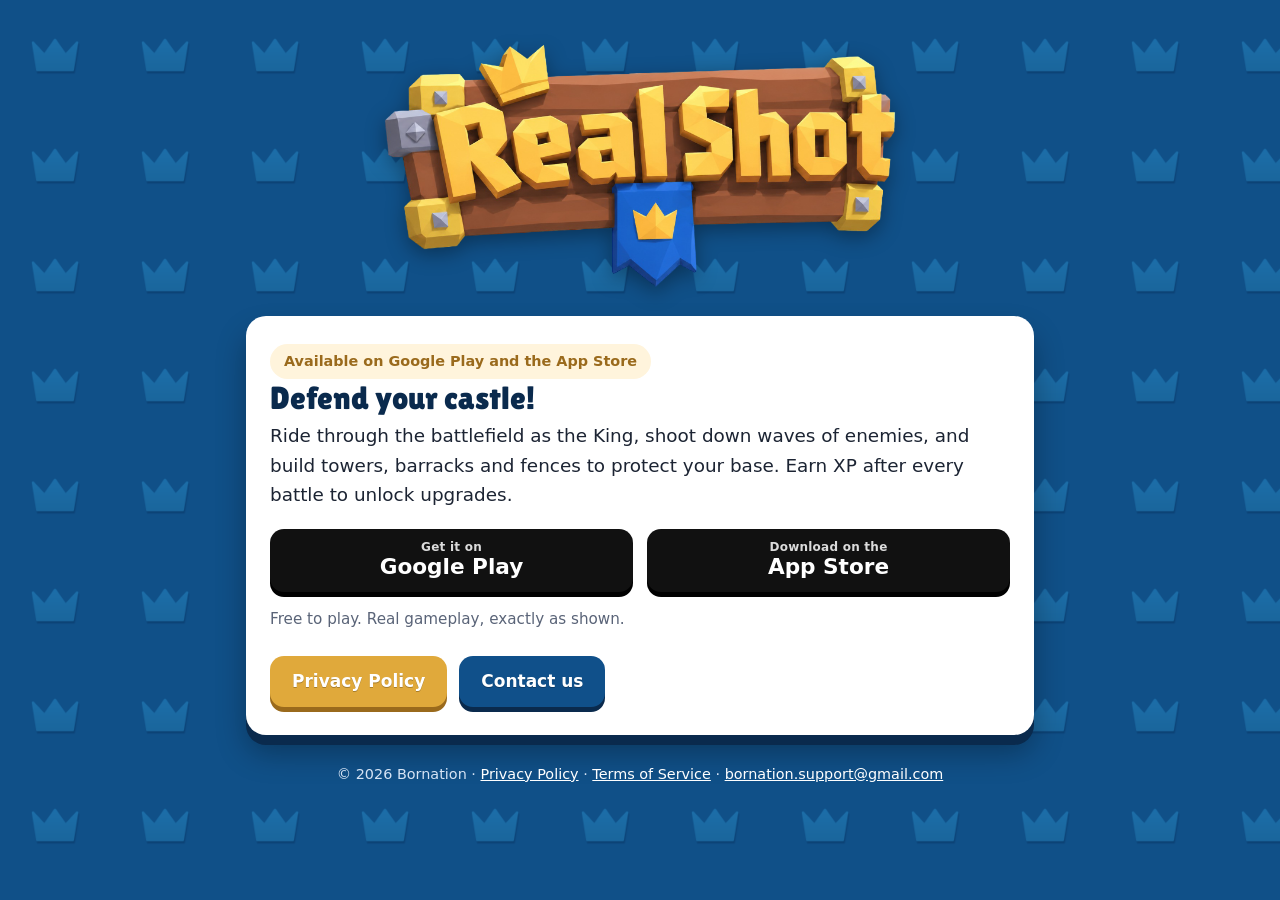
<file: index.html>
<!doctype html>
<html lang="en">
<head>
  <meta charset="utf-8">
  <meta name="viewport" content="width=device-width, initial-scale=1">
  <title>Real Shot</title>
  <meta name="description" content="Real Shot: ride, shoot and build to defend your castle. A mobile game by Bornation.">
  <link rel="icon" href="images/tile.png">
  <link rel="preconnect" href="https://fonts.googleapis.com">
  <link rel="preconnect" href="https://fonts.gstatic.com" crossorigin>
  <link href="https://fonts.googleapis.com/css2?family=Lilita+One&display=swap" rel="stylesheet">
  <link rel="stylesheet" href="style.css">
</head>
<body>
  <div class="wrap">
    <img class="logo" src="images/logo.png?v=2" alt="Real Shot">

    <main class="card">
      <span class="badge">Available on Google&nbsp;Play and the App&nbsp;Store</span>
      <h1>Defend your castle!</h1>
      <p class="lead">Ride through the battlefield as the King, shoot down waves of enemies, and build towers,
        barracks and fences to protect your base. Earn XP after every battle to unlock upgrades.</p>

      <div class="stores" id="stores">
        <a class="store" id="store-play" href="https://play.google.com/store/apps/details?id=com.realshot.game">
          <small>Get it on</small>Google Play</a>
        <a class="store" id="store-apple" href="https://apps.apple.com/app/real-shot-not-fake/id6819035838">
          <small>Download on the</small>App Store</a>
      </div>
      <p class="muted">Free to play. Real gameplay, exactly as shown.</p>

      <div class="buttons">
        <a class="button" href="privacy.html">Privacy Policy</a>
        <a class="button secondary" href="mailto:bornation.support@gmail.com">Contact us</a>
      </div>
    </main>

    <footer>
      &copy; 2026 Bornation &middot; <a href="privacy.html">Privacy Policy</a> &middot; <a href="terms.html">Terms of Service</a> &middot; <a href="mailto:bornation.support@gmail.com">bornation.support@gmail.com</a>
    </footer>
  </div>
  <script>
    // On an iPhone/iPad the App Store button comes first, on Android Google Play (the other one stays visible).
    var ua = navigator.userAgent || "";
    var ios = /iPhone|iPad|iPod/.test(ua) || (navigator.platform === "MacIntel" && navigator.maxTouchPoints > 1);
    if (ios) {
      var s = document.getElementById("stores");
      s.insertBefore(document.getElementById("store-apple"), s.firstChild);
    }
  </script>
</body>
</html>
</file>
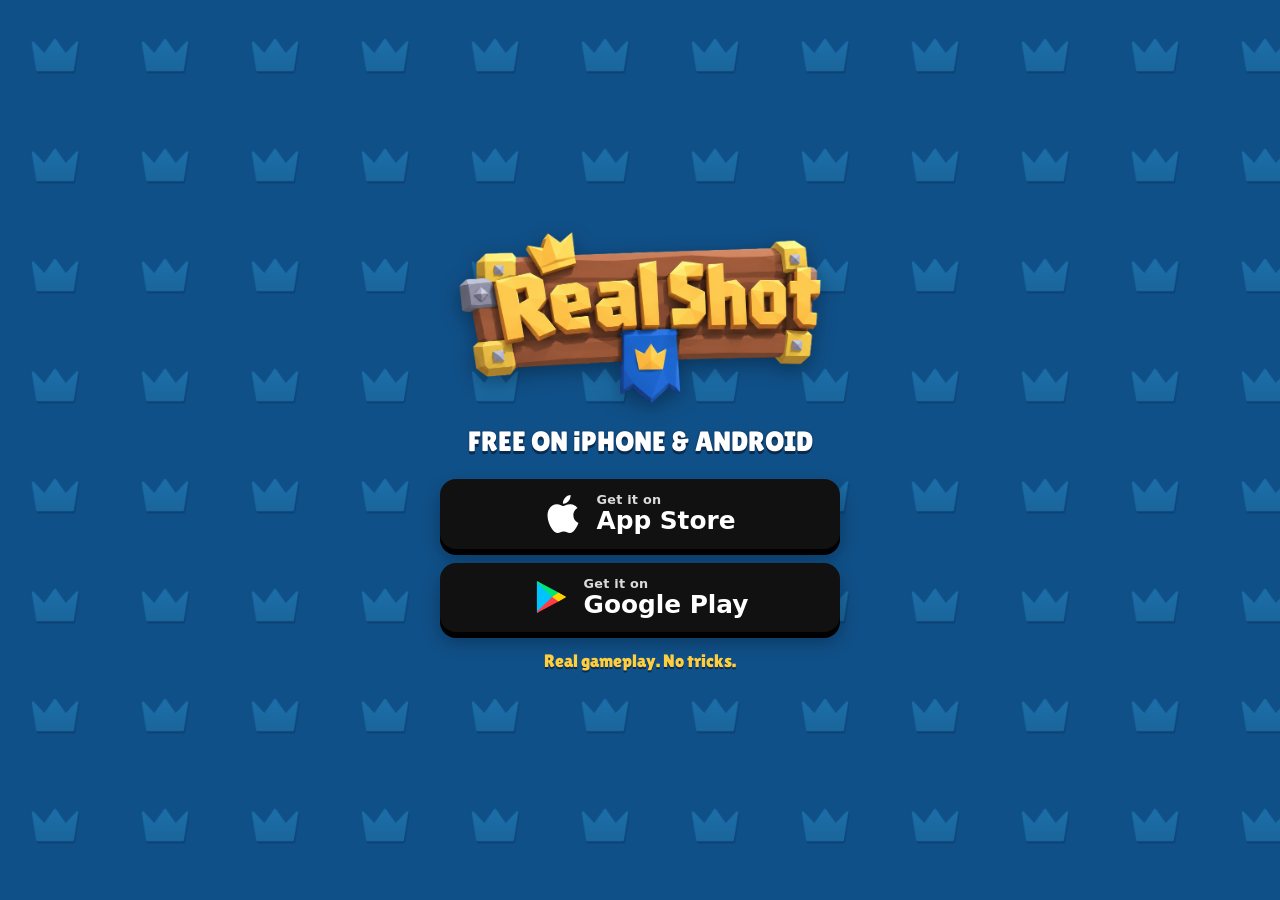
<file: get/index.html>
<!doctype html>
<html lang="en">
<head>
  <meta charset="utf-8">
  <meta name="viewport" content="width=device-width, initial-scale=1, viewport-fit=cover">
  <title>Real Shot: Get the game</title>
  <meta name="description" content="Real Shot is free on iPhone and Android. Real gameplay. No tricks.">
  <meta property="og:title" content="Real Shot: Not Fake">
  <meta property="og:description" content="Free on iPhone &amp; Android. Real gameplay. No tricks.">
  <meta property="og:image" content="https://bornationgames.github.io/images/logo.png">
  <meta property="og:url" content="https://bornationgames.github.io/get/">
  <meta name="theme-color" content="#10508a">
  <link rel="icon" href="../images/tile.png">
  <link rel="preconnect" href="https://fonts.googleapis.com">
  <link rel="preconnect" href="https://fonts.gstatic.com" crossorigin>
  <link href="https://fonts.googleapis.com/css2?family=Lilita+One&display=swap" rel="stylesheet">
  <style>
    * { box-sizing: border-box; }
    html { -webkit-text-size-adjust: 100%; }
    body {
      margin: 0;
      min-height: 100vh;
      min-height: 100dvh;
      display: flex;
      align-items: center;
      justify-content: center;
      padding: max(24px, env(safe-area-inset-top)) 16px max(24px, env(safe-area-inset-bottom));
      font-family: system-ui, -apple-system, "Segoe UI", Roboto, sans-serif;
      color: #fff;
      background: #10508a url("../images/tile.png") repeat;
      background-size: 110px;
    }
    main { width: min(400px, 100%); text-align: center; }
    .logo {
      display: block;
      width: min(380px, 92%);
      height: auto;
      margin: 0 auto 18px;
      filter: drop-shadow(0 6px 10px rgba(0, 0, 0, 0.35));
    }
    h1 {
      font-family: "Lilita One", system-ui, sans-serif;
      font-weight: 400;
      font-size: clamp(1.25rem, 6.4vw, 1.75rem);   /* one line on phones */
      line-height: 1.15;
      margin: 0 0 22px;
      white-space: nowrap;
      text-shadow: 0 3px 0 #0a2a4d, 0 0 2px #0a2a4d;
    }
    .store {
      display: block;
      margin: 0 0 14px;
      padding: 14px 20px;
      border-radius: 16px;
      background: #111;
      color: #fff;
      text-decoration: none;
      font-weight: 700;
      font-size: 1.55rem;
      line-height: 1.1;
      box-shadow: 0 6px 0 #000, 0 10px 18px rgba(0, 0, 0, 0.3);
      -webkit-tap-highlight-color: transparent;
    }
    .store { display: flex; align-items: center; justify-content: center; gap: 14px; }
    .store svg { width: 38px; height: 38px; flex: none; }
    .store span { text-align: left; }
    .store small { display: block; font-size: 0.8rem; font-weight: 600; opacity: 0.85; letter-spacing: 0.02em; }
    .store:active { transform: translateY(4px); box-shadow: 0 2px 0 #000; }
    .store:focus-visible { outline: 3px solid #ffce40; outline-offset: 3px; }
    .note {
      margin: 18px 0 0;
      font-family: "Lilita One", system-ui, sans-serif;
      font-size: 1.15rem;
      color: #ffce40;
      text-shadow: 0 2px 0 #0a2a4d;
    }
  </style>
</head>
<body>
  <main>
    <img class="logo" src="../images/logo.png?v=2" alt="Real Shot" width="878" height="425">
    <h1>FREE ON iPHONE &amp; ANDROID</h1>
    <div id="stores">
      <a class="store" id="store-apple" href="https://apps.apple.com/app/real-shot-not-fake/id6819035838">
        <svg viewBox="0 0 24 24" aria-hidden="true"><path fill="#fff" d="M12.152 6.896c-.948 0-2.415-1.078-3.96-1.04-2.04.027-3.91 1.183-4.961 3.014-2.117 3.675-.546 9.103 1.519 12.09 1.013 1.454 2.208 3.09 3.792 3.039 1.52-.065 2.09-.987 3.935-.987 1.831 0 2.35.987 3.96.948 1.637-.026 2.676-1.48 3.676-2.948 1.156-1.688 1.636-3.325 1.662-3.415-.039-.013-3.182-1.221-3.22-4.857-.026-3.04 2.48-4.494 2.597-4.559-1.429-2.09-3.623-2.324-4.39-2.376-2-.156-3.675 1.09-4.61 1.09zM15.53 3.83c.843-1.012 1.4-2.427 1.245-3.83-1.207.052-2.662.805-3.532 1.818-.78.896-1.454 2.338-1.273 3.714 1.338.104 2.715-.688 3.559-1.701"/></svg>
        <span><small>Get it on</small>App Store</span></a>
      <a class="store" id="store-play"
         href="https://play.google.com/store/apps/details?id=com.realshot.game&amp;referrer=utm_source%3Dtiktok%26utm_medium%3Dbio">
        <svg viewBox="0 0 24 24" aria-hidden="true" stroke-linejoin="round">
          <polygon fill="#00C3FF" stroke="#00C3FF" stroke-width="0.8" points="3.5,2.5 13.3,12 3.5,21.5"/>
          <polygon fill="#00E676" stroke="#00E676" stroke-width="0.8" points="3.5,2.5 16.8,9.7 13.3,12"/>
          <polygon fill="#FF3D47" stroke="#FF3D47" stroke-width="0.8" points="3.5,21.5 13.3,12 16.8,14.3"/>
          <polygon fill="#FFD400" stroke="#FFD400" stroke-width="0.8" points="16.8,9.7 21,12 16.8,14.3 13.3,12"/>
        </svg>
        <span><small>Get it on</small>Google Play</span></a>
    </div>
    <p class="note">Real gameplay. No tricks.</p>
  </main>
  <script>
    // The visitor's own store goes on top (iPhone/iPad: App Store, Android: Google Play); both stay visible.
    var ua = navigator.userAgent || "";
    if (/Android/i.test(ua)) {
      var s = document.getElementById("stores");
      s.insertBefore(document.getElementById("store-play"), s.firstChild);
    }
  </script>
</body>
</html>
</file>
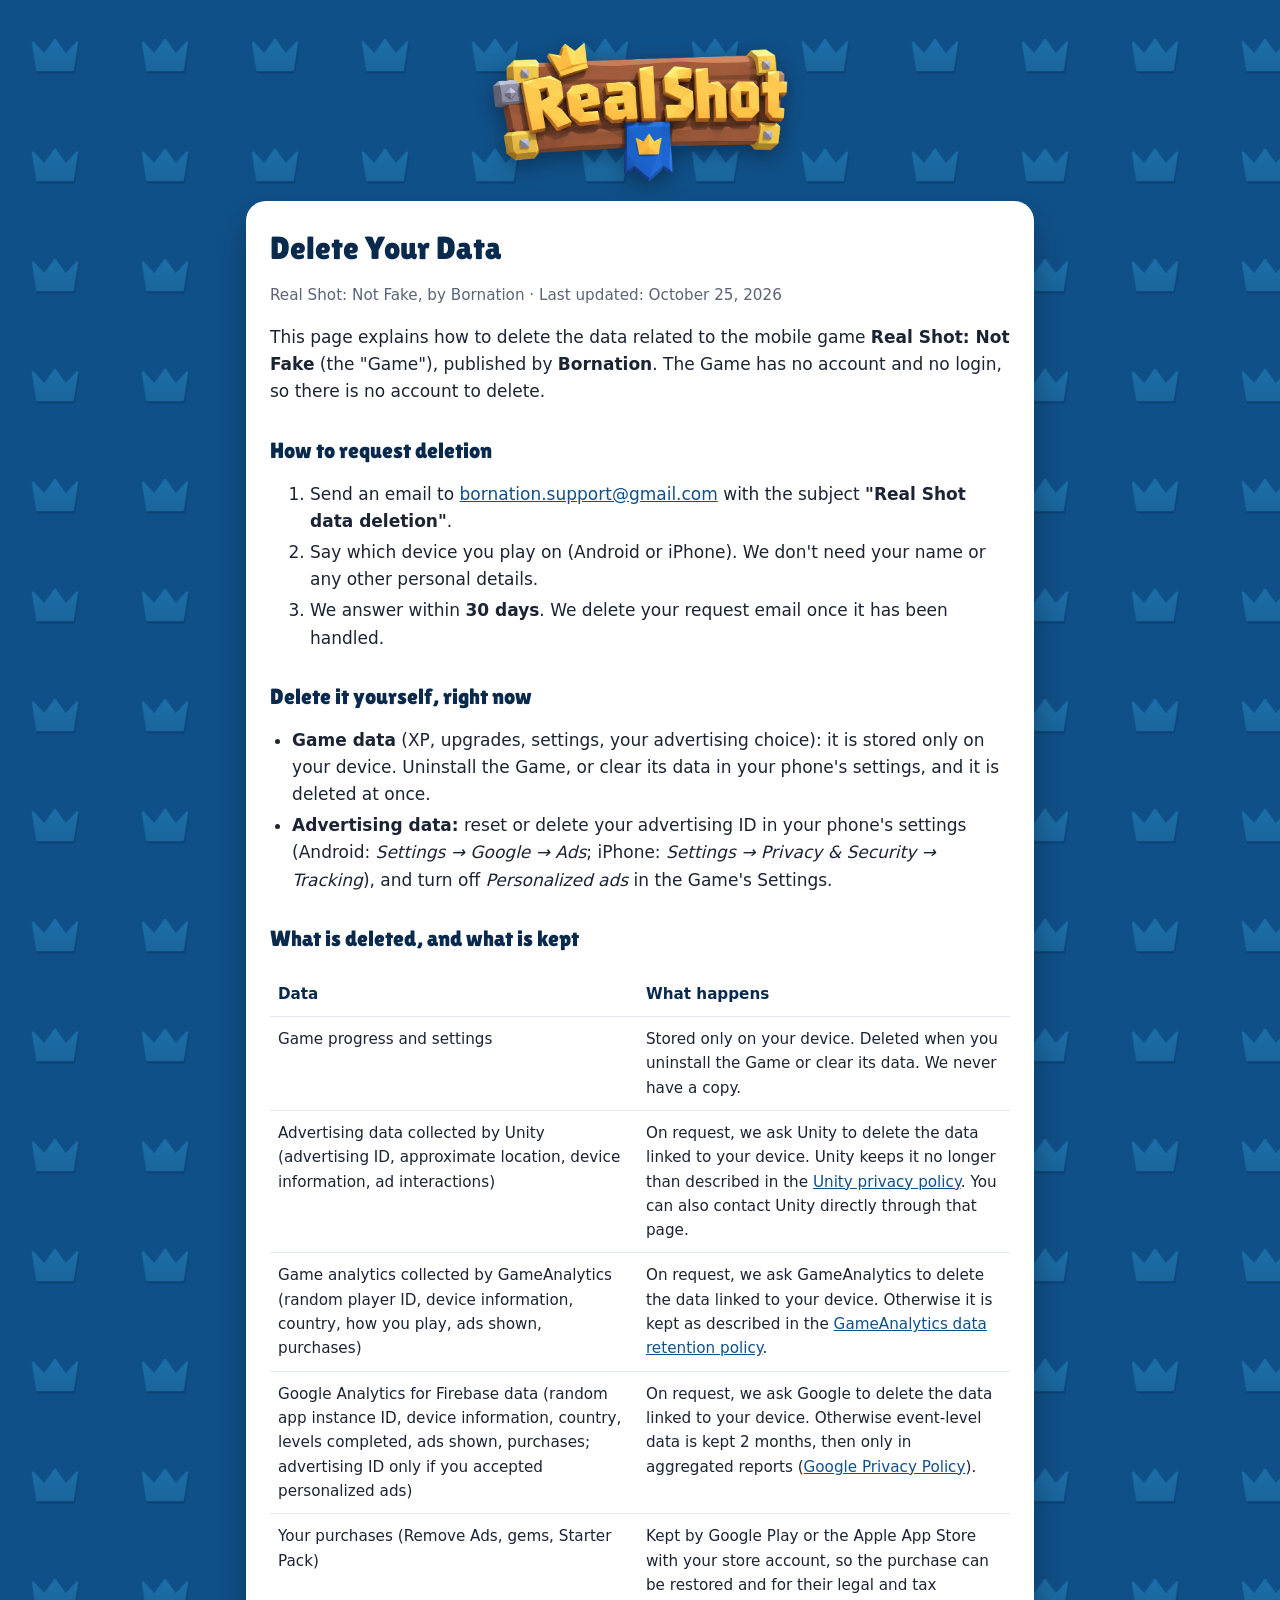
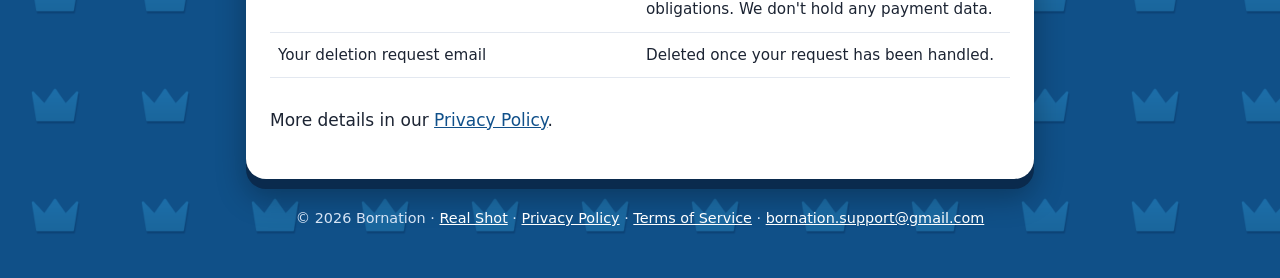
<file: delete-data.html>
<!doctype html>
<html lang="en">
<head>
  <meta charset="utf-8">
  <meta name="viewport" content="width=device-width, initial-scale=1">
  <title>Delete Your Data – Real Shot</title>
  <meta name="description" content="How to delete your data from the Real Shot: Not Fake mobile game by Bornation.">
  <link rel="icon" href="images/tile.png">
  <link rel="preconnect" href="https://fonts.googleapis.com">
  <link rel="preconnect" href="https://fonts.gstatic.com" crossorigin>
  <link href="https://fonts.googleapis.com/css2?family=Lilita+One&display=swap" rel="stylesheet">
  <link rel="stylesheet" href="style.css">
</head>
<body>
  <div class="wrap">
    <a href="index.html"><img class="logo logo-small" src="images/logo.png?v=2" alt="Real Shot"></a>

    <main class="card">
      <h1>Delete Your Data</h1>
      <p class="muted">Real Shot: Not Fake, by Bornation · Last updated: October 25, 2026</p>

      <p>This page explains how to delete the data related to the mobile game <strong>Real Shot: Not Fake</strong>
        (the "Game"), published by <strong>Bornation</strong>. The Game has no account and no login, so there is
        no account to delete.</p>

      <h2>How to request deletion</h2>
      <ol>
        <li>Send an email to <a href="mailto:bornation.support@gmail.com?subject=Real%20Shot%20data%20deletion">bornation.support@gmail.com</a>
          with the subject <strong>"Real Shot data deletion"</strong>.</li>
        <li>Say which device you play on (Android or iPhone). We don't need your name or any other personal details.</li>
        <li>We answer within <strong>30 days</strong>. We delete your request email once it has been handled.</li>
      </ol>

      <h2>Delete it yourself, right now</h2>
      <ul>
        <li><strong>Game data</strong> (XP, upgrades, settings, your advertising choice): it is stored only on your
          device. Uninstall the Game, or clear its data in your phone's settings, and it is deleted at once.</li>
        <li><strong>Advertising data:</strong> reset or delete your advertising ID in your phone's settings
          (Android: <em>Settings &rarr; Google &rarr; Ads</em>; iPhone: <em>Settings &rarr; Privacy &amp; Security &rarr; Tracking</em>),
          and turn off <em>Personalized ads</em> in the Game's Settings.</li>
      </ul>

      <h2>What is deleted, and what is kept</h2>
      <div class="table-scroll">
        <table>
          <tr><th>Data</th><th>What happens</th></tr>
          <tr><td>Game progress and settings</td><td>Stored only on your device. Deleted when you uninstall the Game or clear its data. We never have a copy.</td></tr>
          <tr><td>Advertising data collected by Unity (advertising ID, approximate location, device information, ad interactions)</td>
            <td>On request, we ask Unity to delete the data linked to your device. Unity keeps it no longer than described in the
            <a href="https://unity.com/legal/game-player-and-app-user-privacy-policy" target="_blank" rel="noopener">Unity privacy policy</a>.
            You can also contact Unity directly through that page.</td></tr>
          <tr><td>Game analytics collected by GameAnalytics (random player ID, device information, country, how you play, ads shown, purchases)</td>
            <td>On request, we ask GameAnalytics to delete the data linked to your device. Otherwise it is kept as described in the
            <a href="https://www.gameanalytics.com/trust/data-retention-and-deletion-policy" target="_blank" rel="noopener">GameAnalytics data retention policy</a>.</td></tr>
          <tr><td>Google Analytics for Firebase data (random app instance ID, device information, country, levels completed, ads shown, purchases; advertising ID only if you accepted personalized ads)</td>
            <td>On request, we ask Google to delete the data linked to your device. Otherwise event-level data is kept 2 months, then only in aggregated reports
            (<a href="https://policies.google.com/privacy" target="_blank" rel="noopener">Google Privacy Policy</a>).</td></tr>
          <tr><td>Your purchases (Remove Ads, gems, Starter Pack)</td><td>Kept by Google Play or the Apple App Store with your store account, so the purchase can be restored and for their legal and tax obligations. We don't hold any payment data.</td></tr>
          <tr><td>Your deletion request email</td><td>Deleted once your request has been handled.</td></tr>
        </table>
      </div>

      <p>More details in our <a href="privacy.html">Privacy Policy</a>.</p>
    </main>

    <footer>
      &copy; 2026 Bornation &middot; <a href="index.html">Real Shot</a> &middot; <a href="privacy.html">Privacy Policy</a> &middot; <a href="terms.html">Terms of Service</a> &middot; <a href="mailto:bornation.support@gmail.com">bornation.support@gmail.com</a>
    </footer>
  </div>
</body>
</html>
</file>
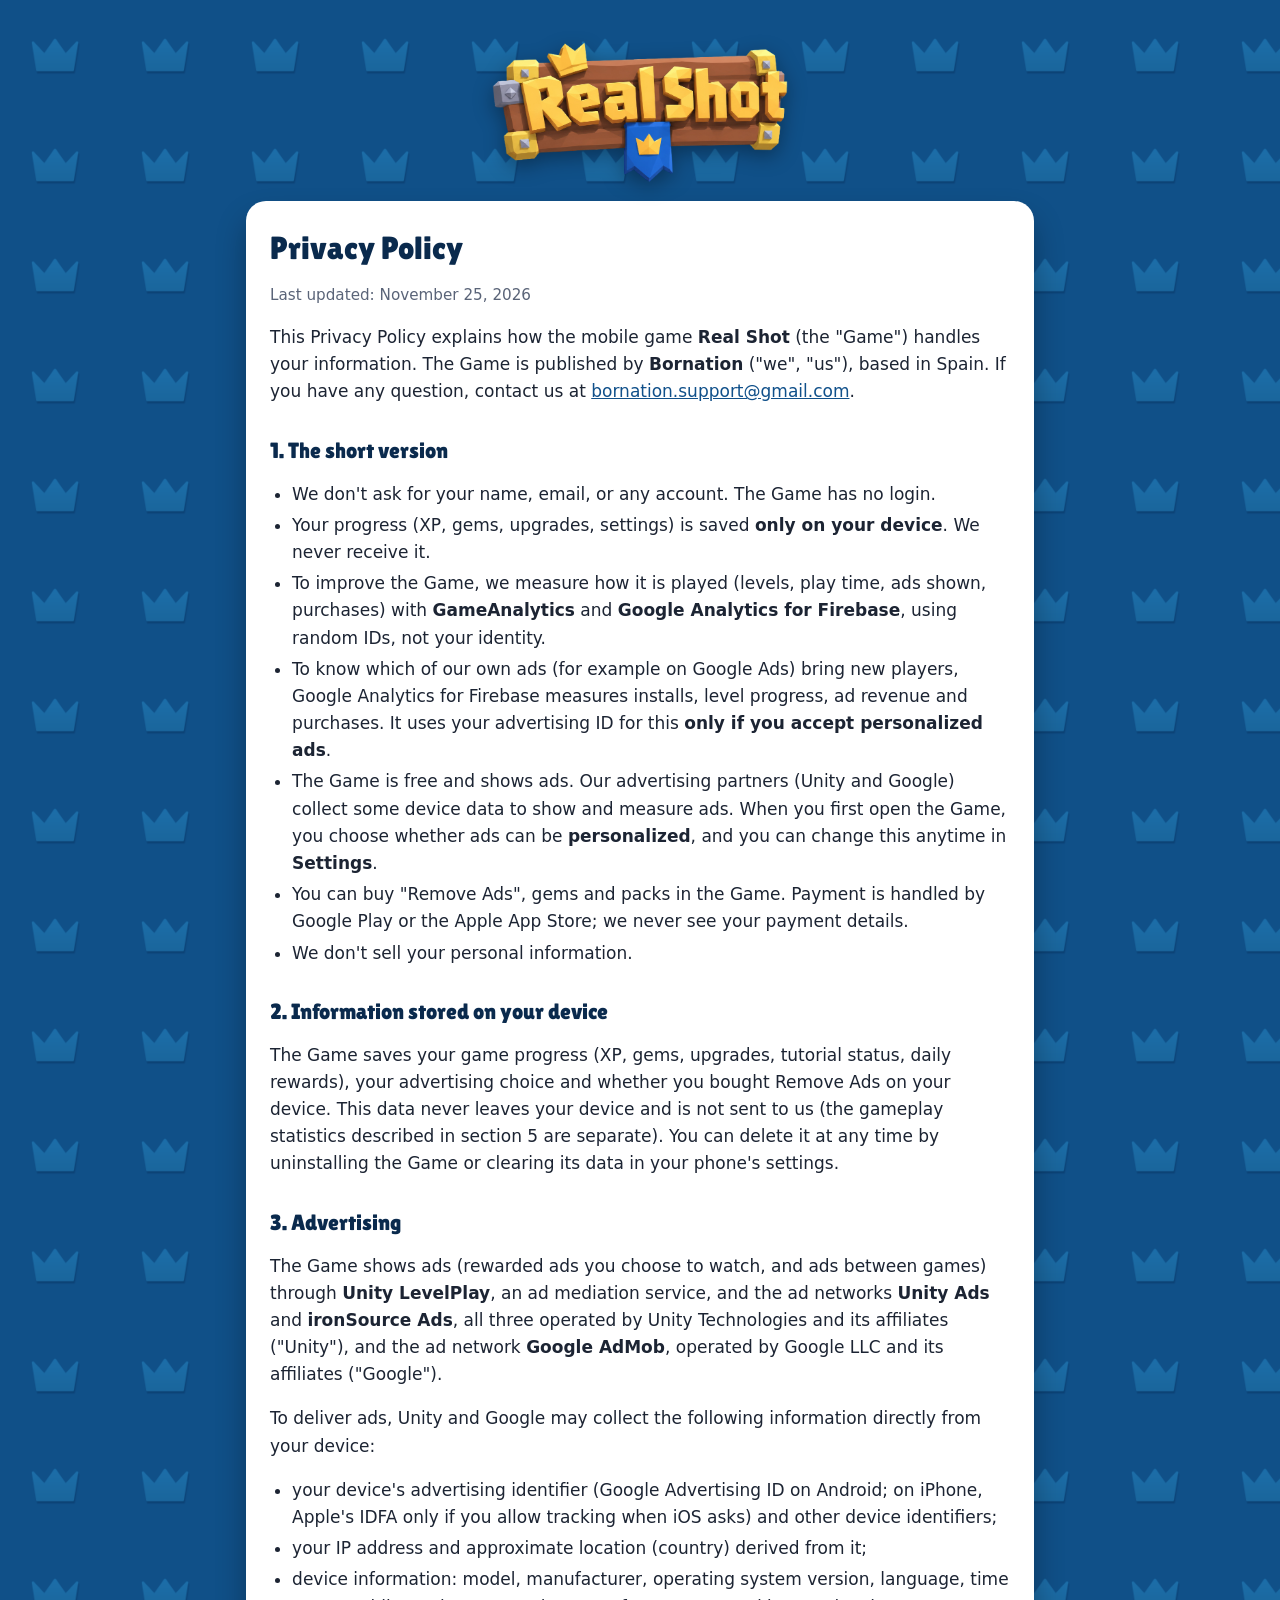
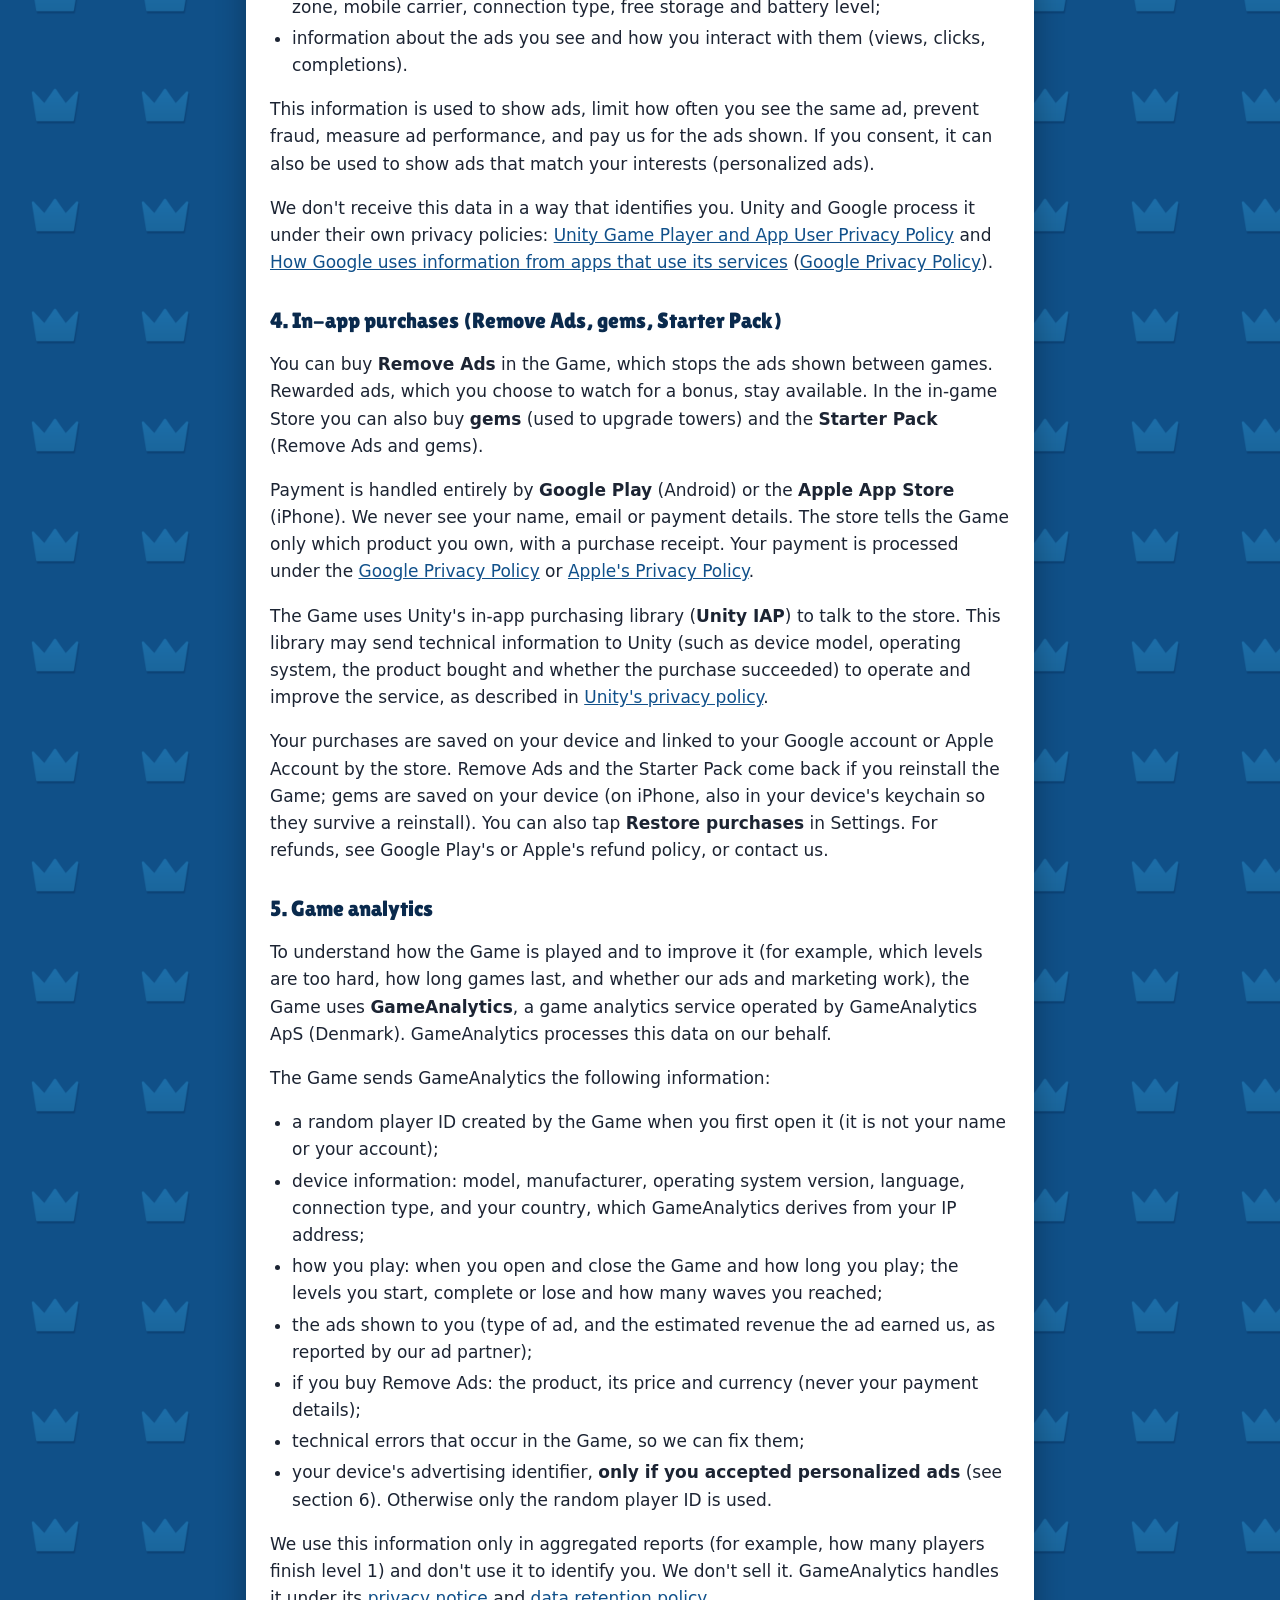
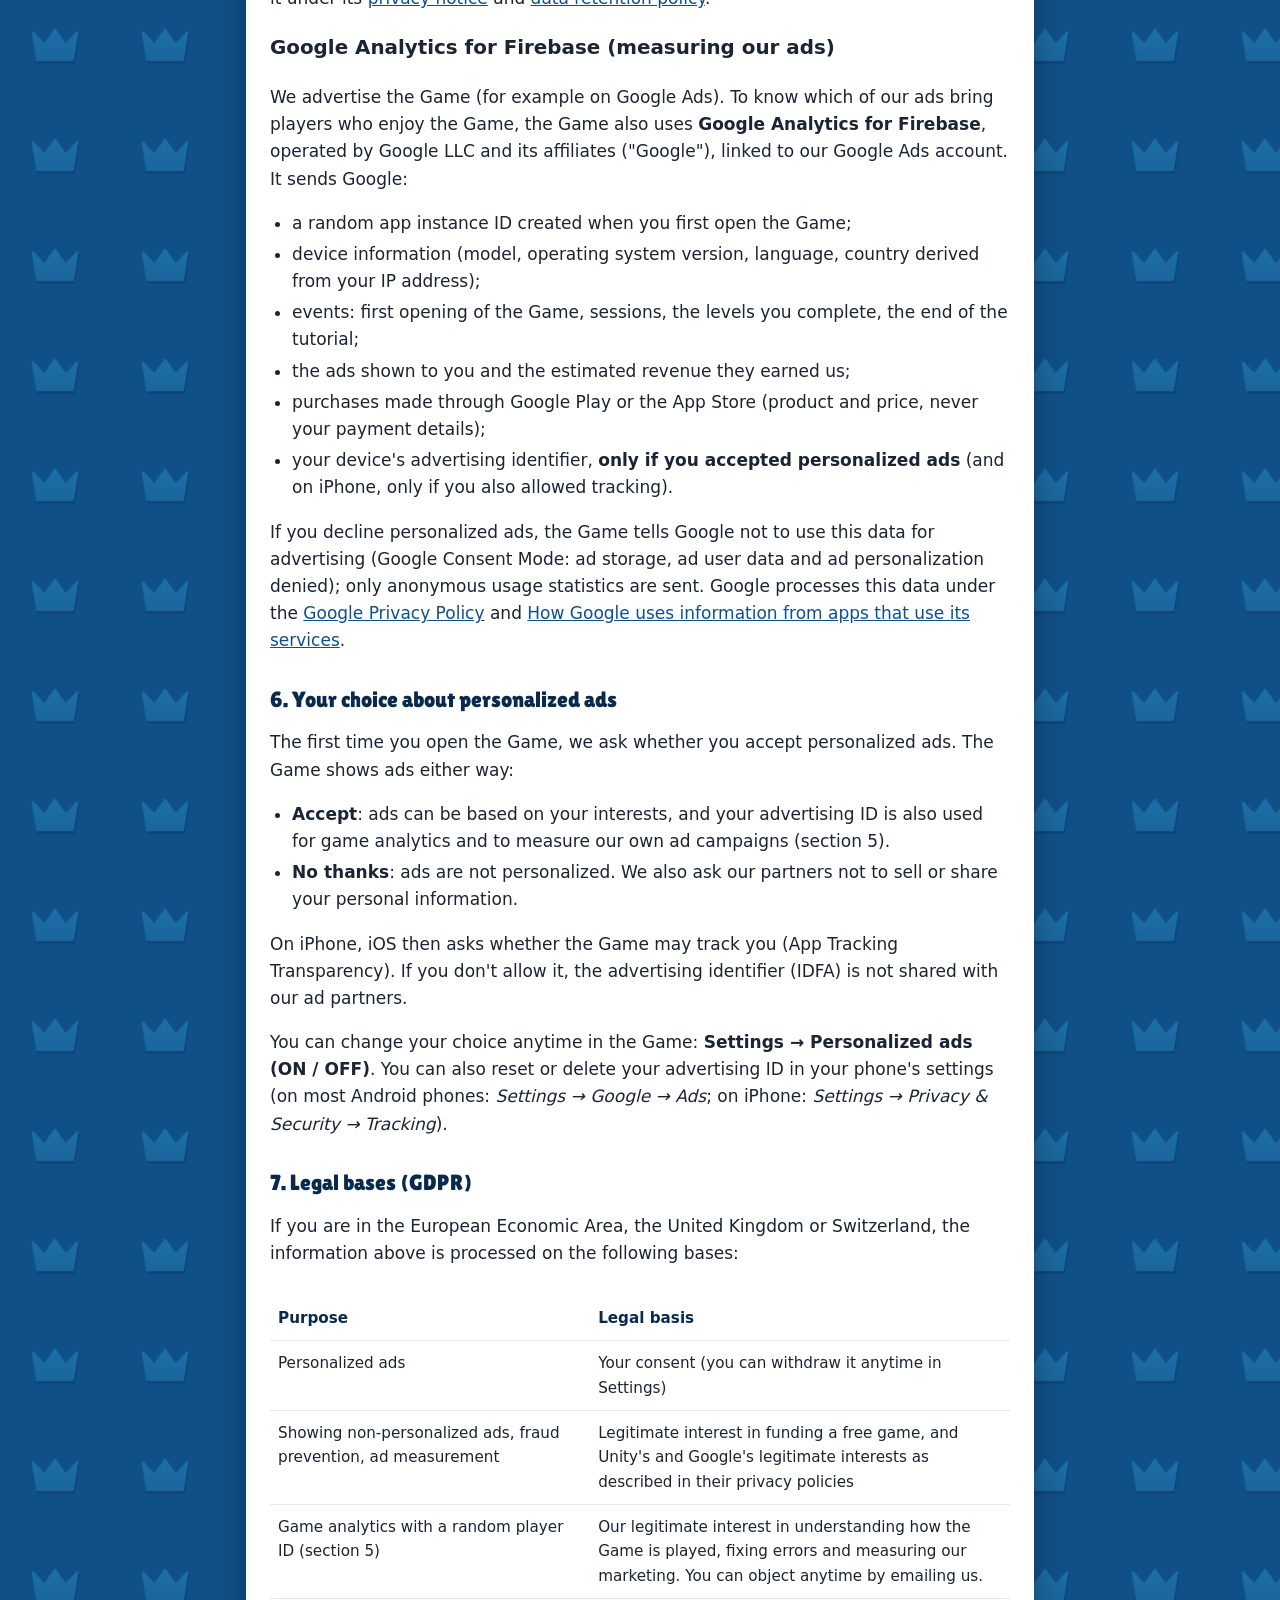
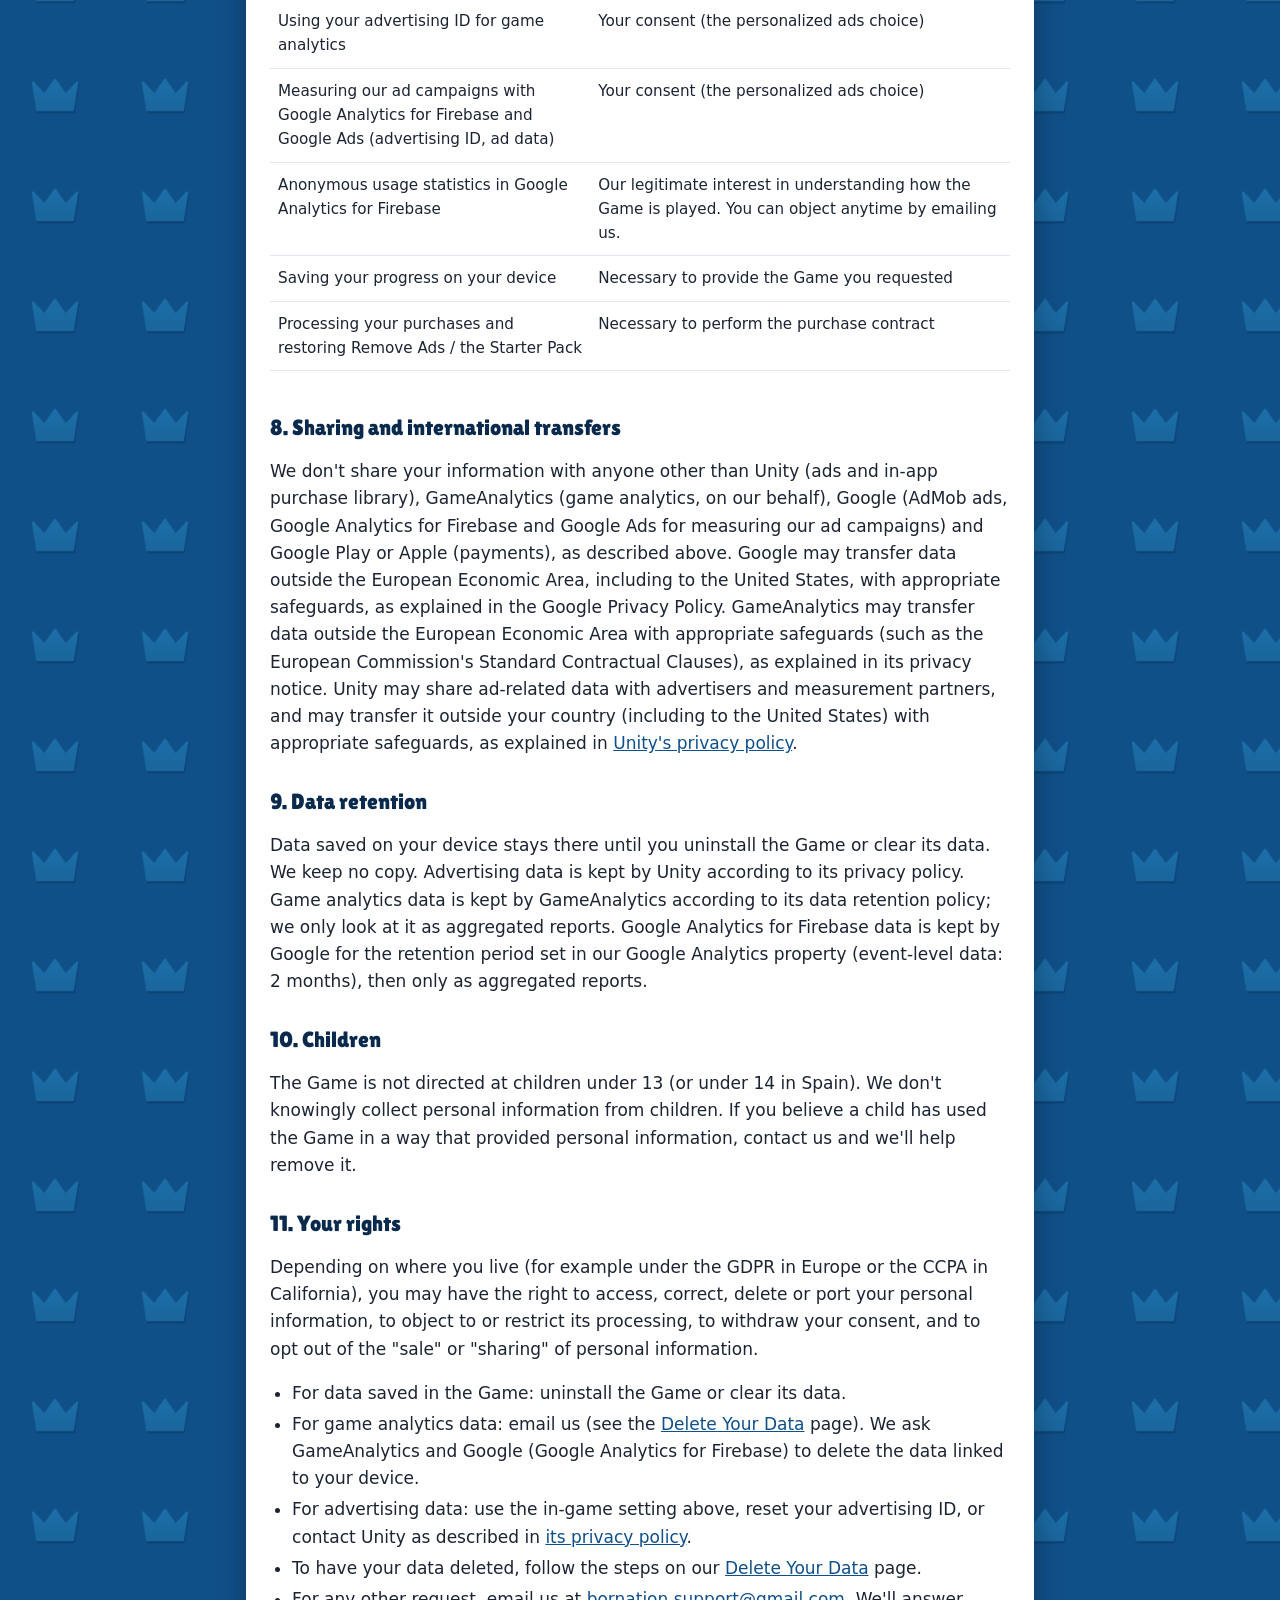
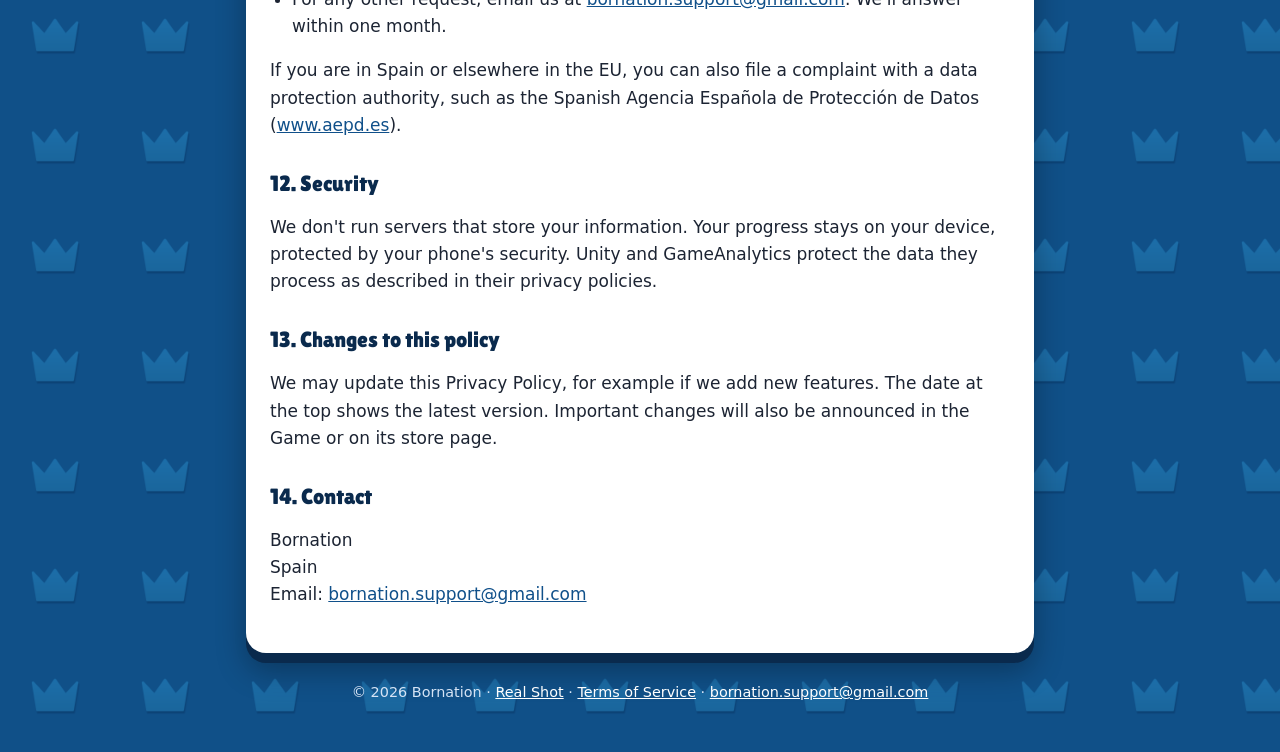
<file: privacy.html>
<!doctype html>
<html lang="en">
<head>
  <meta charset="utf-8">
  <meta name="viewport" content="width=device-width, initial-scale=1">
  <title>Privacy Policy – Real Shot</title>
  <meta name="description" content="Privacy Policy of the Real Shot mobile game by Bornation.">
  <link rel="icon" href="images/tile.png">
  <link rel="preconnect" href="https://fonts.googleapis.com">
  <link rel="preconnect" href="https://fonts.gstatic.com" crossorigin>
  <link href="https://fonts.googleapis.com/css2?family=Lilita+One&display=swap" rel="stylesheet">
  <link rel="stylesheet" href="style.css">
</head>
<body>
  <div class="wrap">
    <a href="index.html"><img class="logo logo-small" src="images/logo.png?v=2" alt="Real Shot"></a>

    <main class="card">
      <h1>Privacy Policy</h1>
      <p class="muted">Last updated: November 25, 2026</p>

      <p>This Privacy Policy explains how the mobile game <strong>Real Shot</strong> (the "Game") handles your
        information. The Game is published by <strong>Bornation</strong> ("we", "us"), based in Spain.
        If you have any question, contact us at <a href="mailto:bornation.support@gmail.com">bornation.support@gmail.com</a>.</p>

      <h2>1. The short version</h2>
      <ul>
        <li>We don't ask for your name, email, or any account. The Game has no login.</li>
        <li>Your progress (XP, gems, upgrades, settings) is saved <strong>only on your device</strong>. We never receive it.</li>
        <li>To improve the Game, we measure how it is played (levels, play time, ads shown, purchases) with
          <strong>GameAnalytics</strong> and <strong>Google Analytics for Firebase</strong>, using random IDs, not your identity.</li>
        <li>To know which of our own ads (for example on Google Ads) bring new players, Google Analytics for Firebase
          measures installs, level progress, ad revenue and purchases. It uses your advertising ID for this
          <strong>only if you accept personalized ads</strong>.</li>
        <li>The Game is free and shows ads. Our advertising partners (Unity and Google) collect some device data to show and
          measure ads. When you first open the Game, you choose whether ads can be <strong>personalized</strong>,
          and you can change this anytime in <strong>Settings</strong>.</li>
        <li>You can buy "Remove Ads", gems and packs in the Game. Payment is handled by Google Play or the Apple App Store; we never see your payment details.</li>
        <li>We don't sell your personal information.</li>
      </ul>

      <h2>2. Information stored on your device</h2>
      <p>The Game saves your game progress (XP, gems, upgrades, tutorial status, daily rewards), your advertising
        choice and whether you bought Remove Ads on your
        device. This data never leaves your device and is not sent to us (the gameplay statistics described in
        section 5 are separate). You can delete it at any time by
        uninstalling the Game or clearing its data in your phone's settings.</p>

      <h2>3. Advertising</h2>
      <p>The Game shows ads (rewarded ads you choose to watch, and ads between games) through
        <strong>Unity LevelPlay</strong>, an ad mediation service, and the ad networks <strong>Unity Ads</strong>
        and <strong>ironSource Ads</strong>, all three operated by Unity Technologies and its affiliates
        ("Unity"), and the ad network <strong>Google AdMob</strong>, operated by Google LLC and its affiliates
        ("Google").</p>
      <p>To deliver ads, Unity and Google may collect the following information directly from your device:</p>
      <ul>
        <li>your device's advertising identifier (Google Advertising ID on Android; on iPhone, Apple's IDFA only if
          you allow tracking when iOS asks) and other device identifiers;</li>
        <li>your IP address and approximate location (country) derived from it;</li>
        <li>device information: model, manufacturer, operating system version, language, time zone,
          mobile carrier, connection type, free storage and battery level;</li>
        <li>information about the ads you see and how you interact with them (views, clicks, completions).</li>
      </ul>
      <p>This information is used to show ads, limit how often you see the same ad, prevent fraud, measure
        ad performance, and pay us for the ads shown. If you consent, it can also be used to show ads
        that match your interests (personalized ads).</p>
      <p>We don't receive this data in a way that identifies you. Unity and Google process it under their own
        privacy policies: <a href="https://unity.com/legal/game-player-and-app-user-privacy-policy" target="_blank" rel="noopener">Unity Game Player and App User Privacy Policy</a>
        and <a href="https://policies.google.com/technologies/partner-sites" target="_blank" rel="noopener">How Google uses information from apps that use its services</a>
        (<a href="https://policies.google.com/privacy" target="_blank" rel="noopener">Google Privacy Policy</a>).</p>

      <h2>4. In-app purchases (Remove Ads, gems, Starter Pack)</h2>
      <p>You can buy <strong>Remove Ads</strong> in the Game, which stops the ads shown between games.
        Rewarded ads, which you choose to watch for a bonus, stay available. In the in-game Store you can also buy
        <strong>gems</strong> (used to upgrade towers) and the <strong>Starter Pack</strong> (Remove Ads and gems).</p>
      <p>Payment is handled entirely by <strong>Google Play</strong> (Android) or the <strong>Apple App Store</strong>
        (iPhone). We never see your name, email or payment details. The store tells the Game only which product you
        own, with a purchase receipt. Your payment is processed under the
        <a href="https://policies.google.com/privacy" target="_blank" rel="noopener">Google Privacy Policy</a> or
        <a href="https://www.apple.com/legal/privacy/" target="_blank" rel="noopener">Apple's Privacy Policy</a>.</p>
      <p>The Game uses Unity's in-app purchasing library (<strong>Unity IAP</strong>) to talk to the store.
        This library may send technical information to Unity (such as device model, operating system, the
        product bought and whether the purchase succeeded) to operate and improve the service, as described in
        <a href="https://unity.com/legal/game-player-and-app-user-privacy-policy" target="_blank" rel="noopener">Unity's privacy policy</a>.</p>
      <p>Your purchases are saved on your device and linked to your Google account or Apple Account by the store.
        Remove Ads and the Starter Pack come back if you reinstall the Game; gems are saved on your device (on iPhone,
        also in your device's keychain so they survive a reinstall). You can also tap <strong>Restore purchases</strong> in Settings.
        For refunds, see Google Play's or Apple's refund policy, or contact us.</p>

      <h2>5. Game analytics</h2>
      <p>To understand how the Game is played and to improve it (for example, which levels are too hard, how long
        games last, and whether our ads and marketing work), the Game uses <strong>GameAnalytics</strong>, a game
        analytics service operated by GameAnalytics ApS (Denmark). GameAnalytics processes this data on our behalf.</p>
      <p>The Game sends GameAnalytics the following information:</p>
      <ul>
        <li>a random player ID created by the Game when you first open it (it is not your name or your account);</li>
        <li>device information: model, manufacturer, operating system version, language, connection type, and your
          country, which GameAnalytics derives from your IP address;</li>
        <li>how you play: when you open and close the Game and how long you play; the levels you start, complete or
          lose and how many waves you reached;</li>
        <li>the ads shown to you (type of ad, and the estimated revenue the ad earned us, as reported by our ad partner);</li>
        <li>if you buy Remove Ads: the product, its price and currency (never your payment details);</li>
        <li>technical errors that occur in the Game, so we can fix them;</li>
        <li>your device's advertising identifier, <strong>only if you accepted personalized ads</strong>
          (see section 6). Otherwise only the random player ID is used.</li>
      </ul>
      <p>We use this information only in aggregated reports (for example, how many players finish level 1) and
        don't use it to identify you. We don't sell it. GameAnalytics handles it under its
        <a href="https://gameanalytics.com/trust/privacy-notice" target="_blank" rel="noopener">privacy notice</a>
        and <a href="https://www.gameanalytics.com/trust/data-retention-and-deletion-policy" target="_blank" rel="noopener">data retention policy</a>.</p>

      <h3>Google Analytics for Firebase (measuring our ads)</h3>
      <p>We advertise the Game (for example on Google Ads). To know which of our ads bring players who enjoy the Game,
        the Game also uses <strong>Google Analytics for Firebase</strong>, operated by Google LLC and its affiliates
        ("Google"), linked to our Google Ads account. It sends Google:</p>
      <ul>
        <li>a random app instance ID created when you first open the Game;</li>
        <li>device information (model, operating system version, language, country derived from your IP address);</li>
        <li>events: first opening of the Game, sessions, the levels you complete, the end of the tutorial;</li>
        <li>the ads shown to you and the estimated revenue they earned us;</li>
        <li>purchases made through Google Play or the App Store (product and price, never your payment details);</li>
        <li>your device's advertising identifier, <strong>only if you accepted personalized ads</strong> (and on
          iPhone, only if you also allowed tracking).</li>
      </ul>
      <p>If you decline personalized ads, the Game tells Google not to use this data for advertising (Google Consent
        Mode: ad storage, ad user data and ad personalization denied); only anonymous usage statistics are sent.
        Google processes this data under the
        <a href="https://policies.google.com/privacy" target="_blank" rel="noopener">Google Privacy Policy</a> and
        <a href="https://policies.google.com/technologies/partner-sites" target="_blank" rel="noopener">How Google uses information from apps that use its services</a>.</p>

      <h2>6. Your choice about personalized ads</h2>
      <p>The first time you open the Game, we ask whether you accept personalized ads. The Game shows ads either way:</p>
      <ul>
        <li><strong>Accept</strong>: ads can be based on your interests, and your advertising ID is also used for game analytics and to measure our own ad campaigns (section 5).</li>
        <li><strong>No thanks</strong>: ads are not personalized. We also ask our partners not to sell or share your personal information.</li>
      </ul>
      <p>On iPhone, iOS then asks whether the Game may track you (App Tracking Transparency). If you don't allow it,
        the advertising identifier (IDFA) is not shared with our ad partners.</p>
      <p>You can change your choice anytime in the Game: <strong>Settings &rarr; Personalized ads (ON / OFF)</strong>.
        You can also reset or delete your advertising ID in your phone's settings
        (on most Android phones: <em>Settings &rarr; Google &rarr; Ads</em>; on iPhone:
        <em>Settings &rarr; Privacy &amp; Security &rarr; Tracking</em>).</p>

      <h2>7. Legal bases (GDPR)</h2>
      <p>If you are in the European Economic Area, the United Kingdom or Switzerland, the information above is processed on the following bases:</p>
      <div class="table-scroll">
        <table>
          <tr><th>Purpose</th><th>Legal basis</th></tr>
          <tr><td>Personalized ads</td><td>Your consent (you can withdraw it anytime in Settings)</td></tr>
          <tr><td>Showing non-personalized ads, fraud prevention, ad measurement</td><td>Legitimate interest in funding a free game, and Unity's and Google's legitimate interests as described in their privacy policies</td></tr>
          <tr><td>Game analytics with a random player ID (section 5)</td><td>Our legitimate interest in understanding how the Game is played, fixing errors and measuring our marketing. You can object anytime by emailing us.</td></tr>
          <tr><td>Using your advertising ID for game analytics</td><td>Your consent (the personalized ads choice)</td></tr>
          <tr><td>Measuring our ad campaigns with Google Analytics for Firebase and Google Ads (advertising ID, ad data)</td><td>Your consent (the personalized ads choice)</td></tr>
          <tr><td>Anonymous usage statistics in Google Analytics for Firebase</td><td>Our legitimate interest in understanding how the Game is played. You can object anytime by emailing us.</td></tr>
          <tr><td>Saving your progress on your device</td><td>Necessary to provide the Game you requested</td></tr>
          <tr><td>Processing your purchases and restoring Remove Ads / the Starter Pack</td><td>Necessary to perform the purchase contract</td></tr>
        </table>
      </div>

      <h2>8. Sharing and international transfers</h2>
      <p>We don't share your information with anyone other than Unity (ads and in-app purchase library),
        GameAnalytics (game analytics, on our behalf), Google (AdMob ads, Google Analytics for Firebase and Google Ads
        for measuring our ad campaigns) and Google Play or Apple (payments), as described above.
        Google may transfer data outside the European Economic Area, including to the United States, with appropriate
        safeguards, as explained in the Google Privacy Policy.
        GameAnalytics may transfer data outside the European Economic Area with appropriate safeguards (such as the
        European Commission's Standard Contractual Clauses), as explained in its privacy notice.
        Unity may share ad-related data with advertisers and measurement partners, and may transfer it outside
        your country (including to the United States) with appropriate safeguards, as explained in
        <a href="https://unity.com/legal/game-player-and-app-user-privacy-policy" target="_blank" rel="noopener">Unity's privacy policy</a>.</p>

      <h2>9. Data retention</h2>
      <p>Data saved on your device stays there until you uninstall the Game or clear its data. We keep no copy.
        Advertising data is kept by Unity according to its privacy policy. Game analytics data is kept by
        GameAnalytics according to its data retention policy; we only look at it as aggregated reports.
        Google Analytics for Firebase data is kept by Google for the retention period set in our Google Analytics
        property (event-level data: 2 months), then only as aggregated reports.</p>

      <h2>10. Children</h2>
      <p>The Game is not directed at children under 13 (or under 14 in Spain). We don't knowingly collect
        personal information from children. If you believe a child has used the Game in a way that provided
        personal information, contact us and we'll help remove it.</p>

      <h2>11. Your rights</h2>
      <p>Depending on where you live (for example under the GDPR in Europe or the CCPA in California), you may
        have the right to access, correct, delete or port your personal information, to object to or restrict
        its processing, to withdraw your consent, and to opt out of the "sale" or "sharing" of personal information.</p>
      <ul>
        <li>For data saved in the Game: uninstall the Game or clear its data.</li>
        <li>For game analytics data: email us (see the <a href="delete-data.html">Delete Your Data</a> page). We
          ask GameAnalytics and Google (Google Analytics for Firebase) to delete the data linked to your device.</li>
        <li>For advertising data: use the in-game setting above, reset your advertising ID, or contact Unity as
          described in <a href="https://unity.com/legal/game-player-and-app-user-privacy-policy" target="_blank" rel="noopener">its privacy policy</a>.</li>
        <li>To have your data deleted, follow the steps on our <a href="delete-data.html">Delete Your Data</a> page.</li>
        <li>For any other request, email us at <a href="mailto:bornation.support@gmail.com">bornation.support@gmail.com</a>. We'll answer within one month.</li>
      </ul>
      <p>If you are in Spain or elsewhere in the EU, you can also file a complaint with a data protection authority,
        such as the Spanish Agencia Española de Protección de Datos (<a href="https://www.aepd.es" target="_blank" rel="noopener">www.aepd.es</a>).</p>

      <h2>12. Security</h2>
      <p>We don't run servers that store your information. Your progress stays on your device, protected by your
        phone's security. Unity and GameAnalytics protect the data they process as described in their privacy policies.</p>

      <h2>13. Changes to this policy</h2>
      <p>We may update this Privacy Policy, for example if we add new features. The date at the top shows the latest
        version. Important changes will also be announced in the Game or on its store page.</p>

      <h2>14. Contact</h2>
      <p>Bornation<br>Spain<br>Email: <a href="mailto:bornation.support@gmail.com">bornation.support@gmail.com</a></p>
    </main>

    <footer>
      &copy; 2026 Bornation &middot; <a href="index.html">Real Shot</a> &middot; <a href="terms.html">Terms of Service</a> &middot; <a href="mailto:bornation.support@gmail.com">bornation.support@gmail.com</a>
    </footer>
  </div>
</body>
</html>
</file>
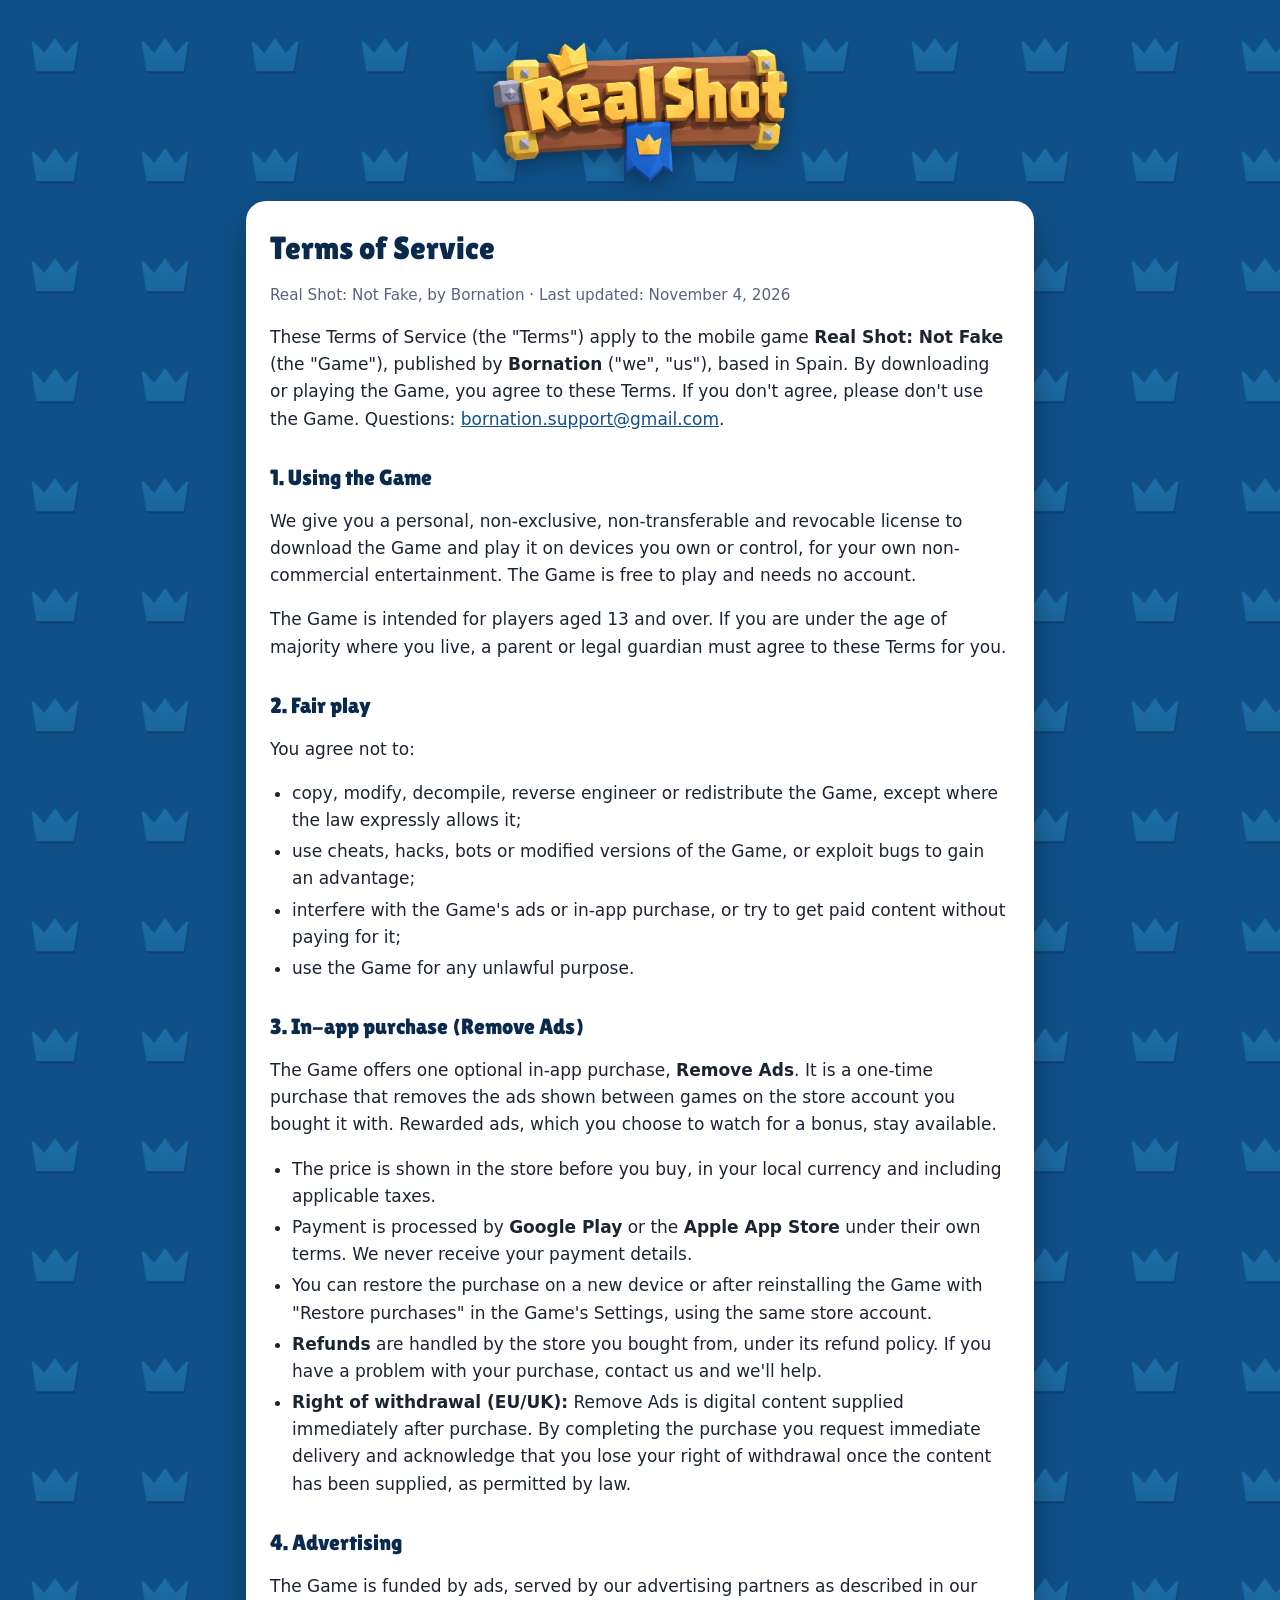
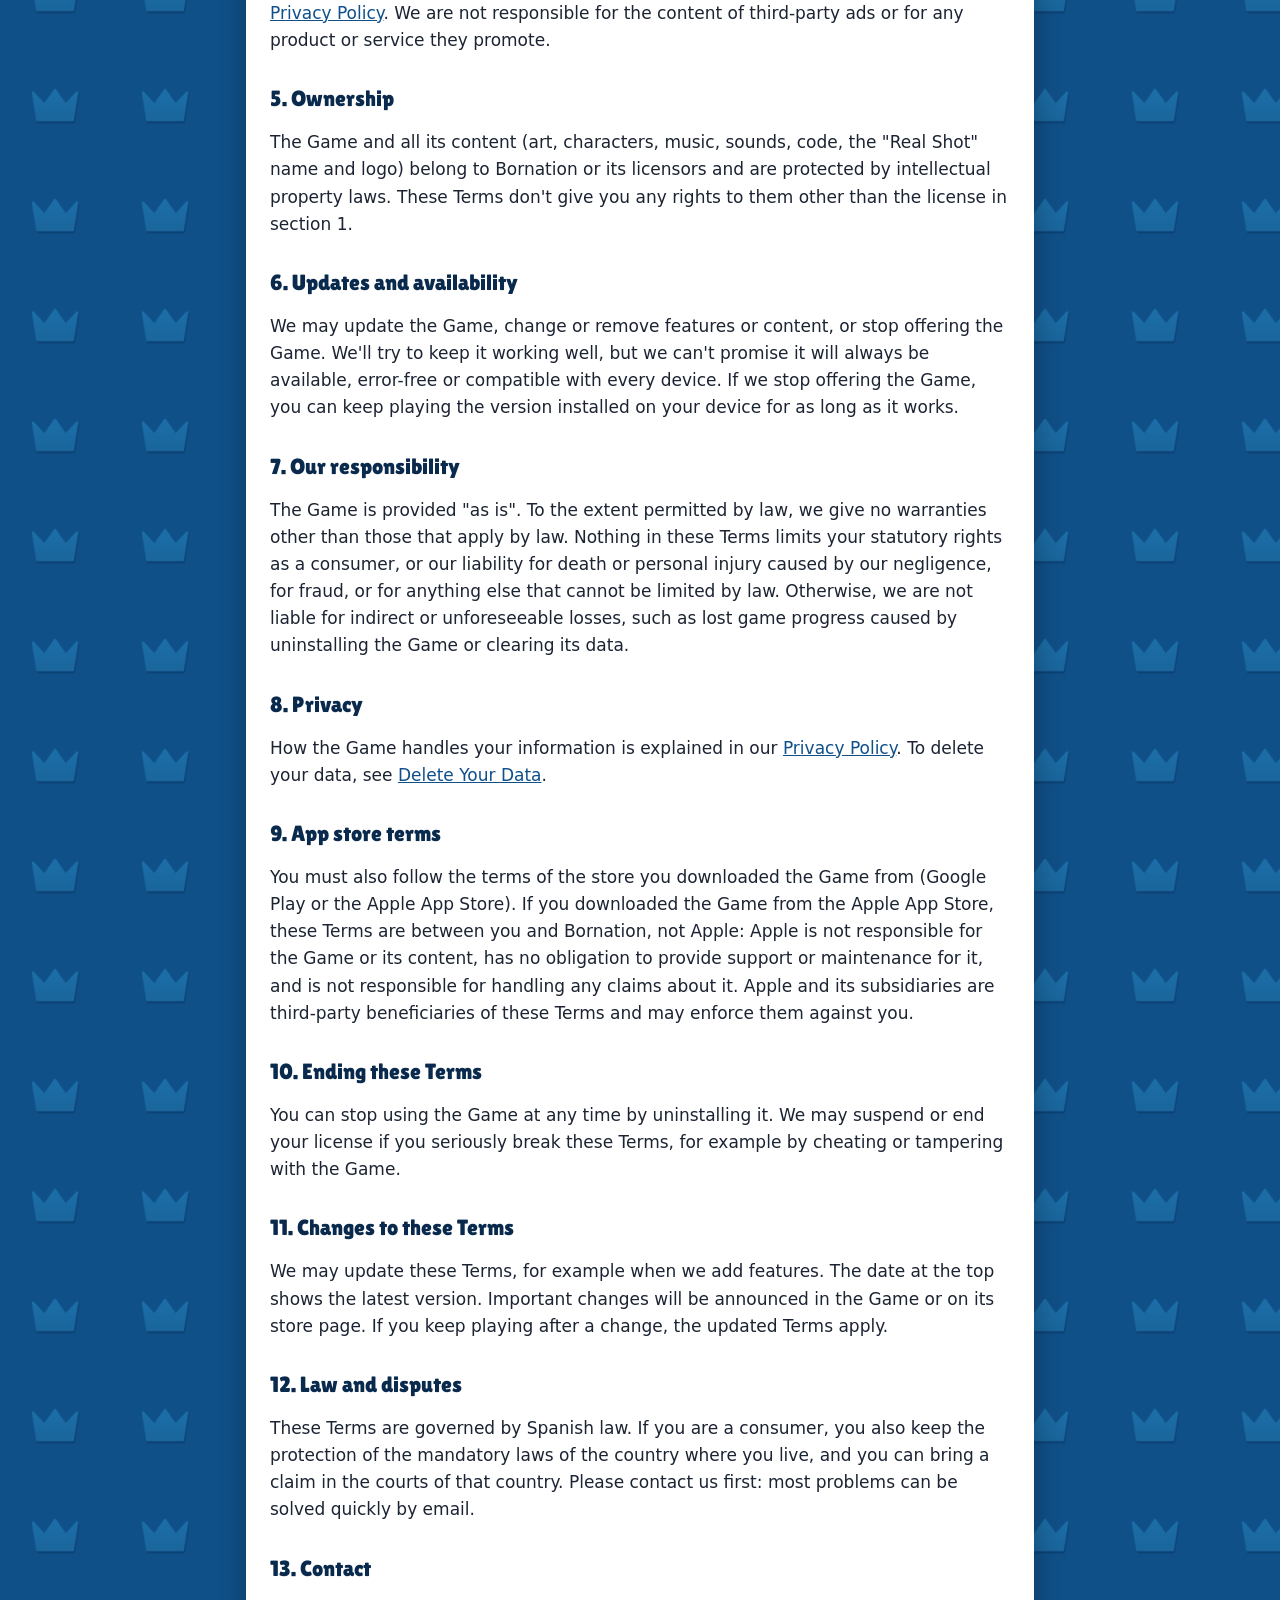
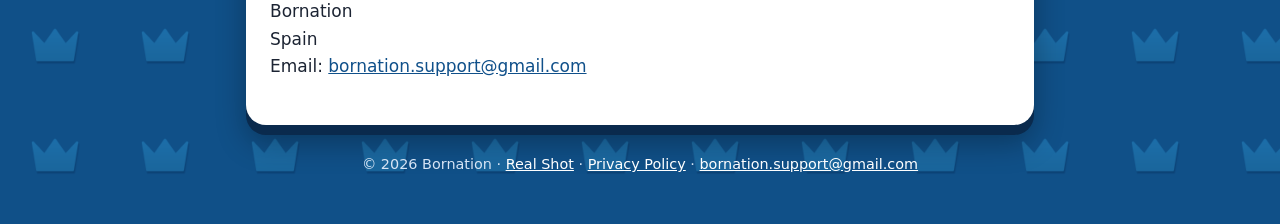
<file: terms.html>
<!doctype html>
<html lang="en">
<head>
  <meta charset="utf-8">
  <meta name="viewport" content="width=device-width, initial-scale=1">
  <title>Terms of Service – Real Shot</title>
  <meta name="description" content="Terms of Service of the Real Shot: Not Fake mobile game by Bornation.">
  <link rel="icon" href="images/tile.png">
  <link rel="preconnect" href="https://fonts.googleapis.com">
  <link rel="preconnect" href="https://fonts.gstatic.com" crossorigin>
  <link href="https://fonts.googleapis.com/css2?family=Lilita+One&display=swap" rel="stylesheet">
  <link rel="stylesheet" href="style.css">
</head>
<body>
  <div class="wrap">
    <a href="index.html"><img class="logo logo-small" src="images/logo.png?v=2" alt="Real Shot"></a>

    <main class="card">
      <h1>Terms of Service</h1>
      <p class="muted">Real Shot: Not Fake, by Bornation · Last updated: November 4, 2026</p>

      <p>These Terms of Service (the "Terms") apply to the mobile game <strong>Real Shot: Not Fake</strong>
        (the "Game"), published by <strong>Bornation</strong> ("we", "us"), based in Spain. By downloading or playing
        the Game, you agree to these Terms. If you don't agree, please don't use the Game.
        Questions: <a href="mailto:bornation.support@gmail.com">bornation.support@gmail.com</a>.</p>

      <h2>1. Using the Game</h2>
      <p>We give you a personal, non-exclusive, non-transferable and revocable license to download the Game and play it
        on devices you own or control, for your own non-commercial entertainment. The Game is free to play and needs no
        account.</p>
      <p>The Game is intended for players aged 13 and over. If you are under the age of majority where you live, a parent
        or legal guardian must agree to these Terms for you.</p>

      <h2>2. Fair play</h2>
      <p>You agree not to:</p>
      <ul>
        <li>copy, modify, decompile, reverse engineer or redistribute the Game, except where the law expressly allows it;</li>
        <li>use cheats, hacks, bots or modified versions of the Game, or exploit bugs to gain an advantage;</li>
        <li>interfere with the Game's ads or in-app purchase, or try to get paid content without paying for it;</li>
        <li>use the Game for any unlawful purpose.</li>
      </ul>

      <h2>3. In-app purchase (Remove Ads)</h2>
      <p>The Game offers one optional in-app purchase, <strong>Remove Ads</strong>. It is a one-time purchase that removes
        the ads shown between games on the store account you bought it with. Rewarded ads, which you choose to watch for a
        bonus, stay available.</p>
      <ul>
        <li>The price is shown in the store before you buy, in your local currency and including applicable taxes.</li>
        <li>Payment is processed by <strong>Google Play</strong> or the <strong>Apple App Store</strong> under their own
          terms. We never receive your payment details.</li>
        <li>You can restore the purchase on a new device or after reinstalling the Game with "Restore purchases" in the
          Game's Settings, using the same store account.</li>
        <li><strong>Refunds</strong> are handled by the store you bought from, under its refund policy. If you have a problem
          with your purchase, contact us and we'll help.</li>
        <li><strong>Right of withdrawal (EU/UK):</strong> Remove Ads is digital content supplied immediately after purchase.
          By completing the purchase you request immediate delivery and acknowledge that you lose your right of withdrawal
          once the content has been supplied, as permitted by law.</li>
      </ul>

      <h2>4. Advertising</h2>
      <p>The Game is funded by ads, served by our advertising partners as described in our
        <a href="privacy.html">Privacy Policy</a>. We are not responsible for the content of third-party ads or for any
        product or service they promote.</p>

      <h2>5. Ownership</h2>
      <p>The Game and all its content (art, characters, music, sounds, code, the "Real Shot" name and logo) belong to
        Bornation or its licensors and are protected by intellectual property laws. These Terms don't give you any rights to
        them other than the license in section 1.</p>

      <h2>6. Updates and availability</h2>
      <p>We may update the Game, change or remove features or content, or stop offering the Game. We'll try to keep it
        working well, but we can't promise it will always be available, error-free or compatible with every device. If we
        stop offering the Game, you can keep playing the version installed on your device for as long as it works.</p>

      <h2>7. Our responsibility</h2>
      <p>The Game is provided "as is". To the extent permitted by law, we give no warranties other than those that apply by
        law. Nothing in these Terms limits your statutory rights as a consumer, or our liability for death or personal
        injury caused by our negligence, for fraud, or for anything else that cannot be limited by law. Otherwise, we are
        not liable for indirect or unforeseeable losses, such as lost game progress caused by uninstalling the Game or
        clearing its data.</p>

      <h2>8. Privacy</h2>
      <p>How the Game handles your information is explained in our <a href="privacy.html">Privacy Policy</a>. To delete
        your data, see <a href="delete-data.html">Delete Your Data</a>.</p>

      <h2>9. App store terms</h2>
      <p>You must also follow the terms of the store you downloaded the Game from (Google Play or the Apple App Store).
        If you downloaded the Game from the Apple App Store, these Terms are between you and Bornation, not Apple: Apple is
        not responsible for the Game or its content, has no obligation to provide support or maintenance for it, and is not
        responsible for handling any claims about it. Apple and its subsidiaries are third-party beneficiaries of these
        Terms and may enforce them against you.</p>

      <h2>10. Ending these Terms</h2>
      <p>You can stop using the Game at any time by uninstalling it. We may suspend or end your license if you seriously
        break these Terms, for example by cheating or tampering with the Game.</p>

      <h2>11. Changes to these Terms</h2>
      <p>We may update these Terms, for example when we add features. The date at the top shows the latest version.
        Important changes will be announced in the Game or on its store page. If you keep playing after a change, the
        updated Terms apply.</p>

      <h2>12. Law and disputes</h2>
      <p>These Terms are governed by Spanish law. If you are a consumer, you also keep the protection of the mandatory laws
        of the country where you live, and you can bring a claim in the courts of that country. Please contact us first:
        most problems can be solved quickly by email.</p>

      <h2>13. Contact</h2>
      <p>Bornation<br>Spain<br>Email: <a href="mailto:bornation.support@gmail.com">bornation.support@gmail.com</a></p>
    </main>

    <footer>
      &copy; 2026 Bornation &middot; <a href="index.html">Real Shot</a> &middot; <a href="privacy.html">Privacy Policy</a> &middot; <a href="mailto:bornation.support@gmail.com">bornation.support@gmail.com</a>
    </footer>
  </div>
</body>
</html>
</file>
<file: style.css>
:root {
  --blue: #10508a;
  --blue-dark: #0a2a4d;
  --gold: #e0a93b;
  --gold-dark: #9a6a1c;
  --card: #ffffff;
  --text: #1c2433;
  --muted: #5a6478;
  --line: #e3e8f0;
}

* { box-sizing: border-box; }

html { -webkit-text-size-adjust: 100%; }

body {
  margin: 0;
  min-height: 100vh;
  font-family: system-ui, -apple-system, "Segoe UI", Roboto, sans-serif;
  font-size: 17px;
  line-height: 1.6;
  color: var(--text);
  background: var(--blue) url("images/tile.png") repeat;
  background-size: 110px;
}

a { color: var(--blue); }

.wrap {
  max-width: 820px;
  margin: 0 auto;
  padding: 32px 16px 48px;
}

.logo {
  display: block;
  width: min(520px, 100%);
  height: auto;
  margin: 8px auto 24px;
  filter: drop-shadow(0 6px 10px rgba(0, 0, 0, 0.35));
}

.logo-small { width: min(300px, 70%); margin-bottom: 16px; }

.card {
  background: var(--card);
  border-radius: 20px;
  padding: 28px 24px;
  box-shadow: 0 10px 0 var(--blue-dark), 0 18px 30px rgba(0, 0, 0, 0.3);
}

h1, h2 { font-family: "Lilita One", system-ui, sans-serif; font-weight: 400; line-height: 1.2; }
h1 { font-size: 2rem; margin: 0 0 4px; color: var(--blue-dark); }
h2 { font-size: 1.35rem; margin: 32px 0 8px; color: var(--blue-dark); }

.lead { font-size: 1.15rem; margin: 0 0 20px; }
.muted { color: var(--muted); font-size: 0.95rem; }

.badge {
  display: inline-block;
  padding: 6px 14px;
  border-radius: 999px;
  background: #fff4dc;
  color: var(--gold-dark);
  font-weight: 700;
  font-size: 0.9rem;
}

@media (max-width: 420px) {
  .badge { font-size: 0.8rem; padding: 6px 12px; }
}

.stores { display: flex; flex-wrap: wrap; gap: 14px; margin: 4px 0 10px; }

.store {
  flex: 1 1 220px;
  display: block;
  padding: 12px 20px;
  border-radius: 14px;
  background: #111;
  color: #fff;
  font-weight: 700;
  font-size: 1.35rem;
  line-height: 1.15;
  text-align: center;
  text-decoration: none;
  box-shadow: 0 5px 0 #000;
}

.store small { display: block; font-size: 0.75rem; font-weight: 600; opacity: 0.85; letter-spacing: 0.02em; }

.store:active { transform: translateY(3px); box-shadow: 0 2px 0 #000; }

.buttons { display: flex; flex-wrap: wrap; gap: 12px; margin-top: 24px; }

.button {
  display: inline-block;
  padding: 12px 22px;
  border-radius: 14px;
  background: var(--gold);
  color: #fff;
  font-weight: 700;
  text-decoration: none;
  box-shadow: 0 5px 0 var(--gold-dark);
  text-shadow: 0 1px 0 rgba(0, 0, 0, 0.25);
}

.button.secondary { background: var(--blue); box-shadow: 0 5px 0 var(--blue-dark); }

.button:active { transform: translateY(3px); box-shadow: 0 2px 0 var(--gold-dark); }

ul { padding-left: 1.3em; }
li { margin: 4px 0; }

table { width: 100%; border-collapse: collapse; margin: 12px 0; font-size: 0.95rem; }
th, td { text-align: left; vertical-align: top; padding: 10px 8px; border-bottom: 1px solid var(--line); }
th { color: var(--blue-dark); }
.table-scroll { overflow-x: auto; }

footer {
  margin-top: 28px;
  text-align: center;
  color: #d6e4f5;
  font-size: 0.9rem;
}

@media (max-width: 420px) {
  .badge { font-size: 0.8rem; padding: 6px 12px; }
}
footer a { color: #fff; }

@media (max-width: 520px) {
  body { font-size: 16px; }
  .card { padding: 22px 18px; }
  h1 { font-size: 1.7rem; }
}
</file>
